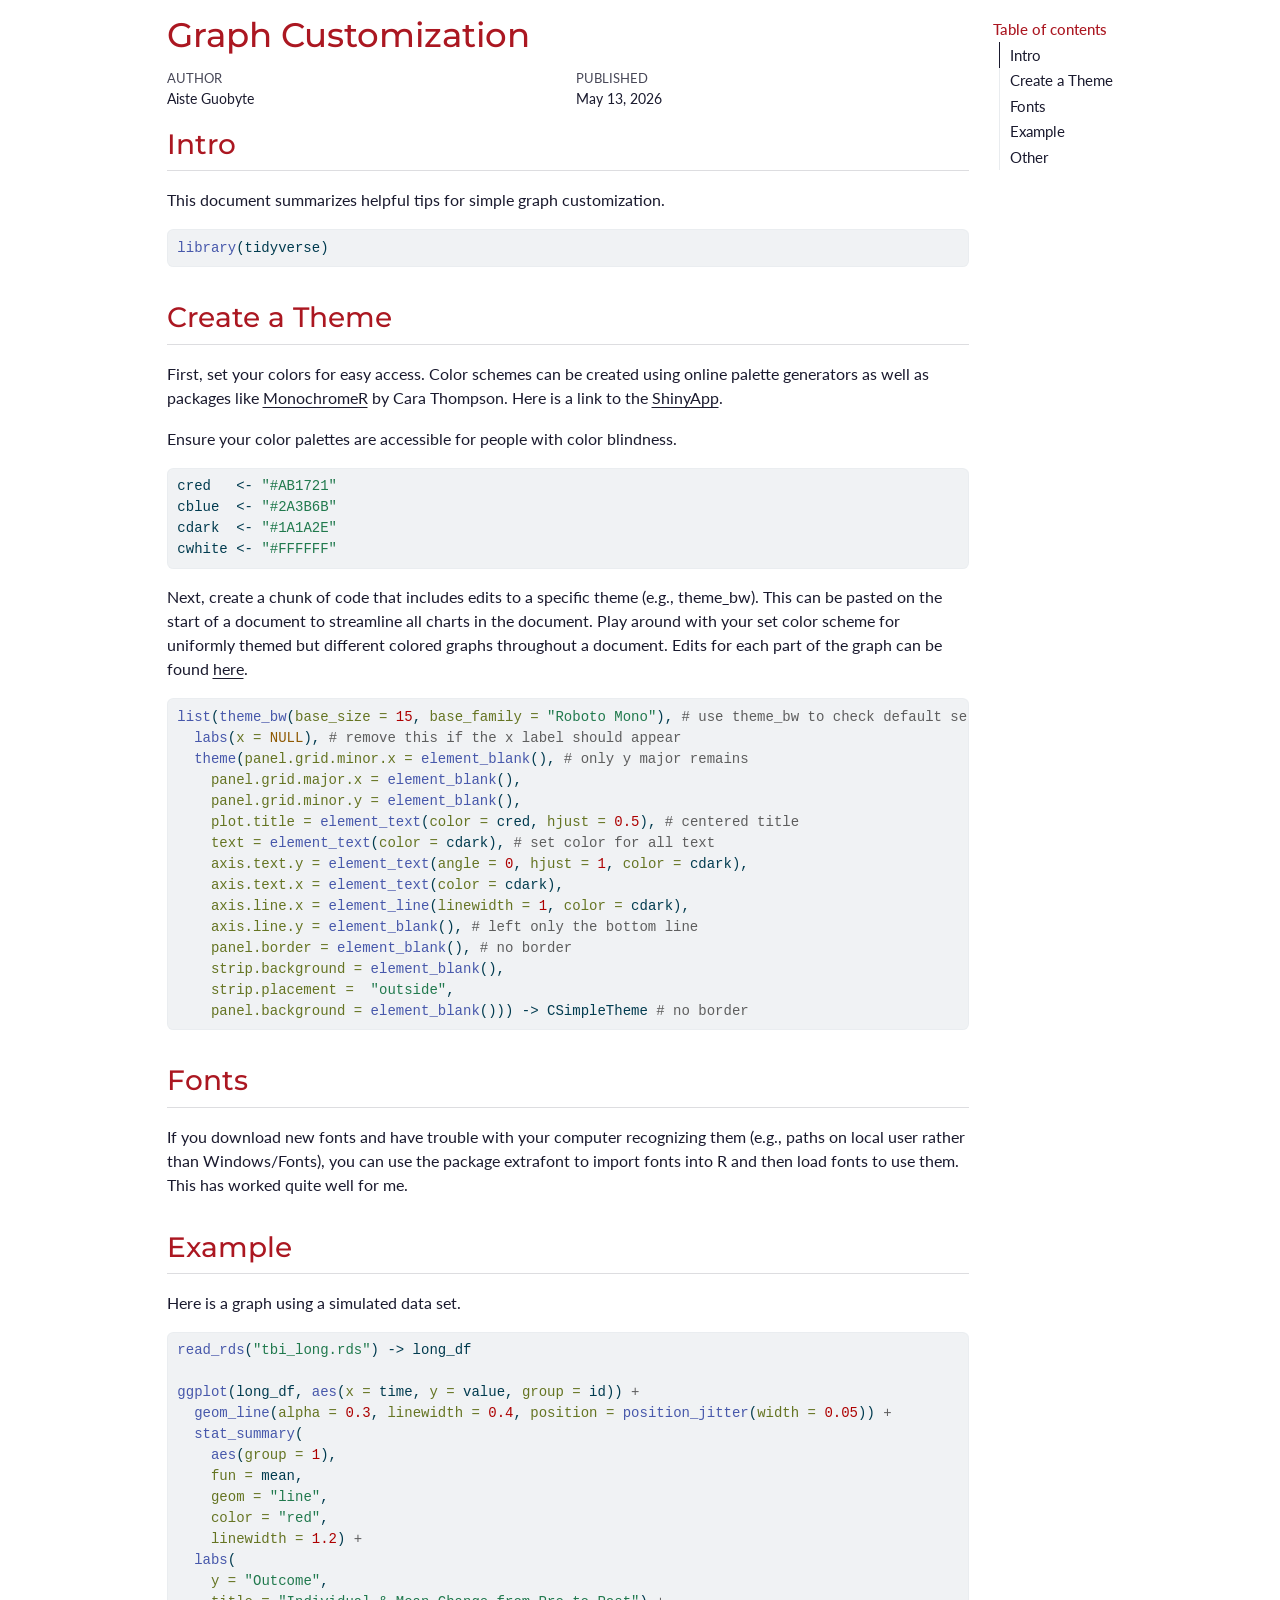
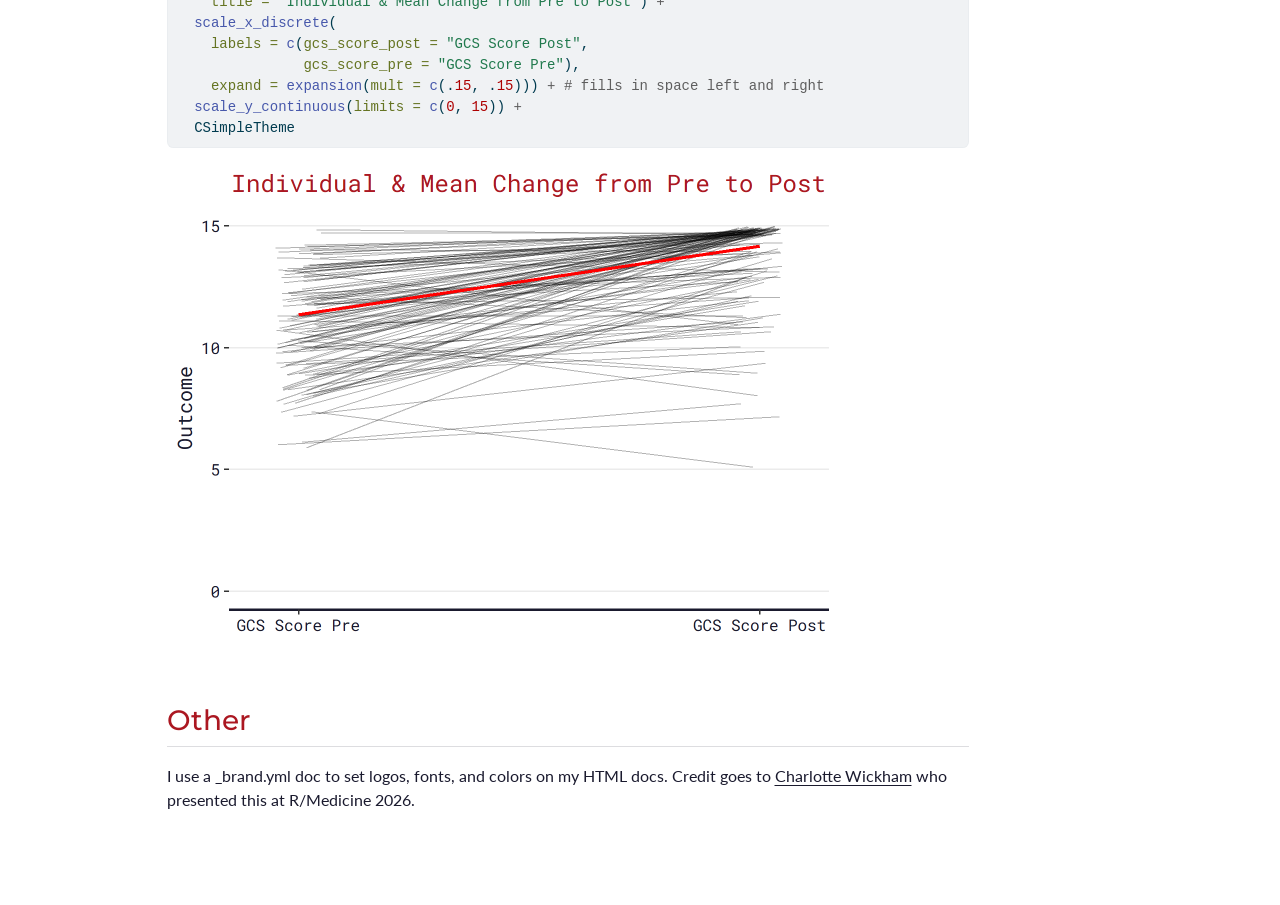
<file: docs/index.html>
<!DOCTYPE html>
<html xmlns="http://www.w3.org/1999/xhtml" lang="en" xml:lang="en"><head>

<meta charset="utf-8">
<meta name="generator" content="quarto-1.8.25">

<meta name="viewport" content="width=device-width, initial-scale=1.0, user-scalable=yes">

<meta name="author" content="Aiste Guobyte">
<meta name="dcterms.date" content="2026-05-13">

<title>Graph Customization</title>
<style>
code{white-space: pre-wrap;}
span.smallcaps{font-variant: small-caps;}
div.columns{display: flex; gap: min(4vw, 1.5em);}
div.column{flex: auto; overflow-x: auto;}
div.hanging-indent{margin-left: 1.5em; text-indent: -1.5em;}
ul.task-list{list-style: none;}
ul.task-list li input[type="checkbox"] {
  width: 0.8em;
  margin: 0 0.8em 0.2em -1em; /* quarto-specific, see https://github.com/quarto-dev/quarto-cli/issues/4556 */ 
  vertical-align: middle;
}
/* CSS for syntax highlighting */
html { -webkit-text-size-adjust: 100%; }
pre > code.sourceCode { white-space: pre; position: relative; }
pre > code.sourceCode > span { display: inline-block; line-height: 1.25; }
pre > code.sourceCode > span:empty { height: 1.2em; }
.sourceCode { overflow: visible; }
code.sourceCode > span { color: inherit; text-decoration: inherit; }
div.sourceCode { margin: 1em 0; }
pre.sourceCode { margin: 0; }
@media screen {
div.sourceCode { overflow: auto; }
}
@media print {
pre > code.sourceCode { white-space: pre-wrap; }
pre > code.sourceCode > span { text-indent: -5em; padding-left: 5em; }
}
pre.numberSource code
  { counter-reset: source-line 0; }
pre.numberSource code > span
  { position: relative; left: -4em; counter-increment: source-line; }
pre.numberSource code > span > a:first-child::before
  { content: counter(source-line);
    position: relative; left: -1em; text-align: right; vertical-align: baseline;
    border: none; display: inline-block;
    -webkit-touch-callout: none; -webkit-user-select: none;
    -khtml-user-select: none; -moz-user-select: none;
    -ms-user-select: none; user-select: none;
    padding: 0 4px; width: 4em;
  }
pre.numberSource { margin-left: 3em;  padding-left: 4px; }
div.sourceCode
  {   }
@media screen {
pre > code.sourceCode > span > a:first-child::before { text-decoration: underline; }
}
</style>


<script src="customizing_graphs_files/libs/clipboard/clipboard.min.js"></script>
<script src="customizing_graphs_files/libs/quarto-html/quarto.js" type="module"></script>
<script src="customizing_graphs_files/libs/quarto-html/tabsets/tabsets.js" type="module"></script>
<script src="customizing_graphs_files/libs/quarto-html/axe/axe-check.js" type="module"></script>
<script src="customizing_graphs_files/libs/quarto-html/popper.min.js"></script>
<script src="customizing_graphs_files/libs/quarto-html/tippy.umd.min.js"></script>
<script src="customizing_graphs_files/libs/quarto-html/anchor.min.js"></script>
<link href="customizing_graphs_files/libs/quarto-html/tippy.css" rel="stylesheet">
<link href="customizing_graphs_files/libs/quarto-html/quarto-syntax-highlighting-7b89279ff1a6dce999919e0e67d4d9ec.css" rel="stylesheet" class="quarto-color-scheme" id="quarto-text-highlighting-styles">
<link href="customizing_graphs_files/libs/quarto-html/quarto-syntax-highlighting-dark-707d8167ce6003fca903bfe2be84ab7f.css" rel="stylesheet" class="quarto-color-scheme quarto-color-alternate" id="quarto-text-highlighting-styles">
<link href="customizing_graphs_files/libs/quarto-html/quarto-syntax-highlighting-7b89279ff1a6dce999919e0e67d4d9ec.css" rel="stylesheet" class="quarto-color-scheme-extra" id="quarto-text-highlighting-styles">
<script src="customizing_graphs_files/libs/bootstrap/bootstrap.min.js"></script>
<link href="customizing_graphs_files/libs/bootstrap/bootstrap-icons.css" rel="stylesheet">
<link href="customizing_graphs_files/libs/bootstrap/bootstrap-a403a652fb3a99bc2acb19194427b08c.min.css" rel="stylesheet" append-hash="true" class="quarto-color-scheme" id="quarto-bootstrap" data-mode="light">
<link href="customizing_graphs_files/libs/bootstrap/bootstrap-dark-a403a652fb3a99bc2acb19194427b08c.min.css" rel="stylesheet" append-hash="true" class="quarto-color-scheme quarto-color-alternate" id="quarto-bootstrap" data-mode="light">
<link href="customizing_graphs_files/libs/bootstrap/bootstrap-a403a652fb3a99bc2acb19194427b08c.min.css" rel="stylesheet" append-hash="true" class="quarto-color-scheme-extra" id="quarto-bootstrap" data-mode="light">


</head>

<body class="quarto-light">

<div id="quarto-content" class="page-columns page-rows-contents page-layout-article">
<div id="quarto-margin-sidebar" class="sidebar margin-sidebar">
  <nav id="TOC" role="doc-toc" class="toc-active">
    <h2 id="toc-title">Table of contents</h2>
   
  <ul>
  <li><a href="#intro" id="toc-intro" class="nav-link active" data-scroll-target="#intro">Intro</a></li>
  <li><a href="#create-a-theme" id="toc-create-a-theme" class="nav-link" data-scroll-target="#create-a-theme">Create a Theme</a></li>
  <li><a href="#fonts" id="toc-fonts" class="nav-link" data-scroll-target="#fonts">Fonts</a></li>
  <li><a href="#example" id="toc-example" class="nav-link" data-scroll-target="#example">Example</a></li>
  <li><a href="#other" id="toc-other" class="nav-link" data-scroll-target="#other">Other</a></li>
  </ul>
</nav>
</div>
<main class="content" id="quarto-document-content">

<header id="title-block-header" class="quarto-title-block default">
<div class="quarto-title">
<h1 class="title">Graph Customization</h1>
</div>



<div class="quarto-title-meta">

    <div>
    <div class="quarto-title-meta-heading">Author</div>
    <div class="quarto-title-meta-contents">
             <p>Aiste Guobyte </p>
          </div>
  </div>
    
    <div>
    <div class="quarto-title-meta-heading">Published</div>
    <div class="quarto-title-meta-contents">
      <p class="date">May 13, 2026</p>
    </div>
  </div>
  
    
  </div>
  


</header>


<section id="intro" class="level2">
<h2 class="anchored" data-anchor-id="intro">Intro</h2>
<p>This document summarizes helpful tips for simple graph customization.</p>
<div class="cell">
<div class="code-copy-outer-scaffold"><div class="sourceCode cell-code" id="cb1"><pre class="sourceCode r code-with-copy"><code class="sourceCode r"><span id="cb1-1"><a href="#cb1-1" aria-hidden="true" tabindex="-1"></a><span class="fu">library</span>(tidyverse)</span></code></pre></div><button title="Copy to Clipboard" class="code-copy-button"><i class="bi"></i></button></div>
</div>
</section>
<section id="create-a-theme" class="level2">
<h2 class="anchored" data-anchor-id="create-a-theme">Create a Theme</h2>
<p>First, set your colors for easy access. Color schemes can be created using online palette generators as well as packages like <a href="https://github.com/cararthompson/monochromeR">MonochromeR</a> by Cara Thompson. Here is a link to the <a href="https://cararthompson.shinyapps.io/monochromeR/">ShinyApp</a>.</p>
<p>Ensure your color palettes are accessible for people with color blindness.</p>
<div class="cell">
<div class="code-copy-outer-scaffold"><div class="sourceCode cell-code" id="cb2"><pre class="sourceCode r code-with-copy"><code class="sourceCode r"><span id="cb2-1"><a href="#cb2-1" aria-hidden="true" tabindex="-1"></a>cred   <span class="ot">&lt;-</span> <span class="st">"#AB1721"</span></span>
<span id="cb2-2"><a href="#cb2-2" aria-hidden="true" tabindex="-1"></a>cblue  <span class="ot">&lt;-</span> <span class="st">"#2A3B6B"</span></span>
<span id="cb2-3"><a href="#cb2-3" aria-hidden="true" tabindex="-1"></a>cdark  <span class="ot">&lt;-</span> <span class="st">"#1A1A2E"</span></span>
<span id="cb2-4"><a href="#cb2-4" aria-hidden="true" tabindex="-1"></a>cwhite <span class="ot">&lt;-</span> <span class="st">"#FFFFFF"</span></span></code></pre></div><button title="Copy to Clipboard" class="code-copy-button"><i class="bi"></i></button></div>
</div>
<p>Next, create a chunk of code that includes edits to a specific theme (e.g., theme_bw). This can be pasted on the start of a document to streamline all charts in the document. Play around with your set color scheme for uniformly themed but different colored graphs throughout a document. Edits for each part of the graph can be found <a href="https://ggplot2.tidyverse.org/reference/theme.html">here</a>.</p>
<div class="cell">
<div class="code-copy-outer-scaffold"><div class="sourceCode cell-code" id="cb3"><pre class="sourceCode r code-with-copy"><code class="sourceCode r"><span id="cb3-1"><a href="#cb3-1" aria-hidden="true" tabindex="-1"></a><span class="fu">list</span>(<span class="fu">theme_bw</span>(<span class="at">base_size =</span> <span class="dv">15</span>, <span class="at">base_family =</span> <span class="st">"Roboto Mono"</span>), <span class="co"># use theme_bw to check default settings of theme bw.</span></span>
<span id="cb3-2"><a href="#cb3-2" aria-hidden="true" tabindex="-1"></a>  <span class="fu">labs</span>(<span class="at">x =</span> <span class="cn">NULL</span>), <span class="co"># remove this if the x label should appear </span></span>
<span id="cb3-3"><a href="#cb3-3" aria-hidden="true" tabindex="-1"></a>  <span class="fu">theme</span>(<span class="at">panel.grid.minor.x =</span> <span class="fu">element_blank</span>(), <span class="co"># only y major remains </span></span>
<span id="cb3-4"><a href="#cb3-4" aria-hidden="true" tabindex="-1"></a>    <span class="at">panel.grid.major.x =</span> <span class="fu">element_blank</span>(),</span>
<span id="cb3-5"><a href="#cb3-5" aria-hidden="true" tabindex="-1"></a>    <span class="at">panel.grid.minor.y =</span> <span class="fu">element_blank</span>(),</span>
<span id="cb3-6"><a href="#cb3-6" aria-hidden="true" tabindex="-1"></a>    <span class="at">plot.title =</span> <span class="fu">element_text</span>(<span class="at">color =</span> cred, <span class="at">hjust =</span> <span class="fl">0.5</span>), <span class="co"># centered title</span></span>
<span id="cb3-7"><a href="#cb3-7" aria-hidden="true" tabindex="-1"></a>    <span class="at">text =</span> <span class="fu">element_text</span>(<span class="at">color =</span> cdark), <span class="co"># set color for all text</span></span>
<span id="cb3-8"><a href="#cb3-8" aria-hidden="true" tabindex="-1"></a>    <span class="at">axis.text.y =</span> <span class="fu">element_text</span>(<span class="at">angle =</span> <span class="dv">0</span>, <span class="at">hjust =</span> <span class="dv">1</span>, <span class="at">color =</span> cdark),</span>
<span id="cb3-9"><a href="#cb3-9" aria-hidden="true" tabindex="-1"></a>    <span class="at">axis.text.x =</span> <span class="fu">element_text</span>(<span class="at">color =</span> cdark),</span>
<span id="cb3-10"><a href="#cb3-10" aria-hidden="true" tabindex="-1"></a>    <span class="at">axis.line.x =</span> <span class="fu">element_line</span>(<span class="at">linewidth =</span> <span class="dv">1</span>, <span class="at">color =</span> cdark),</span>
<span id="cb3-11"><a href="#cb3-11" aria-hidden="true" tabindex="-1"></a>    <span class="at">axis.line.y =</span> <span class="fu">element_blank</span>(), <span class="co"># left only the bottom line</span></span>
<span id="cb3-12"><a href="#cb3-12" aria-hidden="true" tabindex="-1"></a>    <span class="at">panel.border =</span> <span class="fu">element_blank</span>(), <span class="co"># no border</span></span>
<span id="cb3-13"><a href="#cb3-13" aria-hidden="true" tabindex="-1"></a>    <span class="at">strip.background =</span> <span class="fu">element_blank</span>(),</span>
<span id="cb3-14"><a href="#cb3-14" aria-hidden="true" tabindex="-1"></a>    <span class="at">strip.placement =</span>  <span class="st">"outside"</span>,</span>
<span id="cb3-15"><a href="#cb3-15" aria-hidden="true" tabindex="-1"></a>    <span class="at">panel.background =</span> <span class="fu">element_blank</span>())) <span class="ot">-&gt;</span> CSimpleTheme <span class="co"># no border</span></span></code></pre></div><button title="Copy to Clipboard" class="code-copy-button"><i class="bi"></i></button></div>
</div>
</section>
<section id="fonts" class="level2">
<h2 class="anchored" data-anchor-id="fonts">Fonts</h2>
<p>If you download new fonts and have trouble with your computer recognizing them (e.g., paths on local user rather than Windows/Fonts), you can use the package extrafont to import fonts into R and then load fonts to use them. This has worked quite well for me.</p>
</section>
<section id="example" class="level2">
<h2 class="anchored" data-anchor-id="example">Example</h2>
<p>Here is a graph using a simulated data set.</p>
<div class="cell">
<div class="code-copy-outer-scaffold"><div class="sourceCode cell-code" id="cb4"><pre class="sourceCode r code-with-copy"><code class="sourceCode r"><span id="cb4-1"><a href="#cb4-1" aria-hidden="true" tabindex="-1"></a><span class="fu">read_rds</span>(<span class="st">"tbi_long.rds"</span>) <span class="ot">-&gt;</span> long_df</span>
<span id="cb4-2"><a href="#cb4-2" aria-hidden="true" tabindex="-1"></a></span>
<span id="cb4-3"><a href="#cb4-3" aria-hidden="true" tabindex="-1"></a><span class="fu">ggplot</span>(long_df, <span class="fu">aes</span>(<span class="at">x =</span> time, <span class="at">y =</span> value, <span class="at">group =</span> id)) <span class="sc">+</span></span>
<span id="cb4-4"><a href="#cb4-4" aria-hidden="true" tabindex="-1"></a>  <span class="fu">geom_line</span>(<span class="at">alpha =</span> <span class="fl">0.3</span>, <span class="at">linewidth =</span> <span class="fl">0.4</span>, <span class="at">position =</span> <span class="fu">position_jitter</span>(<span class="at">width =</span> <span class="fl">0.05</span>)) <span class="sc">+</span></span>
<span id="cb4-5"><a href="#cb4-5" aria-hidden="true" tabindex="-1"></a>  <span class="fu">stat_summary</span>(</span>
<span id="cb4-6"><a href="#cb4-6" aria-hidden="true" tabindex="-1"></a>    <span class="fu">aes</span>(<span class="at">group =</span> <span class="dv">1</span>),</span>
<span id="cb4-7"><a href="#cb4-7" aria-hidden="true" tabindex="-1"></a>    <span class="at">fun =</span> mean,</span>
<span id="cb4-8"><a href="#cb4-8" aria-hidden="true" tabindex="-1"></a>    <span class="at">geom =</span> <span class="st">"line"</span>,</span>
<span id="cb4-9"><a href="#cb4-9" aria-hidden="true" tabindex="-1"></a>    <span class="at">color =</span> <span class="st">"red"</span>,</span>
<span id="cb4-10"><a href="#cb4-10" aria-hidden="true" tabindex="-1"></a>    <span class="at">linewidth =</span> <span class="fl">1.2</span>) <span class="sc">+</span></span>
<span id="cb4-11"><a href="#cb4-11" aria-hidden="true" tabindex="-1"></a>  <span class="fu">labs</span>(</span>
<span id="cb4-12"><a href="#cb4-12" aria-hidden="true" tabindex="-1"></a>    <span class="at">y =</span> <span class="st">"Outcome"</span>,</span>
<span id="cb4-13"><a href="#cb4-13" aria-hidden="true" tabindex="-1"></a>    <span class="at">title =</span> <span class="st">"Individual &amp; Mean Change from Pre to Post"</span>) <span class="sc">+</span></span>
<span id="cb4-14"><a href="#cb4-14" aria-hidden="true" tabindex="-1"></a>  <span class="fu">scale_x_discrete</span>(</span>
<span id="cb4-15"><a href="#cb4-15" aria-hidden="true" tabindex="-1"></a>    <span class="at">labels =</span> <span class="fu">c</span>(<span class="at">gcs_score_post =</span> <span class="st">"GCS Score Post"</span>,</span>
<span id="cb4-16"><a href="#cb4-16" aria-hidden="true" tabindex="-1"></a>               <span class="at">gcs_score_pre =</span> <span class="st">"GCS Score Pre"</span>),</span>
<span id="cb4-17"><a href="#cb4-17" aria-hidden="true" tabindex="-1"></a>    <span class="at">expand =</span> <span class="fu">expansion</span>(<span class="at">mult =</span> <span class="fu">c</span>(.<span class="dv">15</span>, .<span class="dv">15</span>))) <span class="sc">+</span> <span class="co"># fills in space left and right</span></span>
<span id="cb4-18"><a href="#cb4-18" aria-hidden="true" tabindex="-1"></a>  <span class="fu">scale_y_continuous</span>(<span class="at">limits =</span> <span class="fu">c</span>(<span class="dv">0</span>, <span class="dv">15</span>)) <span class="sc">+</span> </span>
<span id="cb4-19"><a href="#cb4-19" aria-hidden="true" tabindex="-1"></a>  CSimpleTheme</span></code></pre></div><button title="Copy to Clipboard" class="code-copy-button"><i class="bi"></i></button></div>
<div class="cell-output-display">
<div>
<figure class="figure">
<p><img src="customizing_graphs_files/figure-html/unnamed-chunk-5-1.png" class="img-fluid figure-img" width="672"></p>
</figure>
</div>
</div>
</div>
</section>
<section id="other" class="level2">
<h2 class="anchored" data-anchor-id="other">Other</h2>
<p>I use a _brand.yml doc to set logos, fonts, and colors on my HTML docs. Credit goes to <a href="https://github.com/cwickham/arcadonia-brand">Charlotte Wickham</a> who presented this at R/Medicine 2026.</p>
</section>

</main>
<!-- /main column -->
<script id="quarto-html-after-body" type="application/javascript">
  window.document.addEventListener("DOMContentLoaded", function (event) {
    const icon = "";
    const anchorJS = new window.AnchorJS();
    anchorJS.options = {
      placement: 'right',
      icon: icon
    };
    anchorJS.add('.anchored');
    const isCodeAnnotation = (el) => {
      for (const clz of el.classList) {
        if (clz.startsWith('code-annotation-')) {                     
          return true;
        }
      }
      return false;
    }
    const onCopySuccess = function(e) {
      // button target
      const button = e.trigger;
      // don't keep focus
      button.blur();
      // flash "checked"
      button.classList.add('code-copy-button-checked');
      var currentTitle = button.getAttribute("title");
      button.setAttribute("title", "Copied!");
      let tooltip;
      if (window.bootstrap) {
        button.setAttribute("data-bs-toggle", "tooltip");
        button.setAttribute("data-bs-placement", "left");
        button.setAttribute("data-bs-title", "Copied!");
        tooltip = new bootstrap.Tooltip(button, 
          { trigger: "manual", 
            customClass: "code-copy-button-tooltip",
            offset: [0, -8]});
        tooltip.show();    
      }
      setTimeout(function() {
        if (tooltip) {
          tooltip.hide();
          button.removeAttribute("data-bs-title");
          button.removeAttribute("data-bs-toggle");
          button.removeAttribute("data-bs-placement");
        }
        button.setAttribute("title", currentTitle);
        button.classList.remove('code-copy-button-checked');
      }, 1000);
      // clear code selection
      e.clearSelection();
    }
    const getTextToCopy = function(trigger) {
      const outerScaffold = trigger.parentElement.cloneNode(true);
      const codeEl = outerScaffold.querySelector('code');
      for (const childEl of codeEl.children) {
        if (isCodeAnnotation(childEl)) {
          childEl.remove();
        }
      }
      return codeEl.innerText;
    }
    const clipboard = new window.ClipboardJS('.code-copy-button:not([data-in-quarto-modal])', {
      text: getTextToCopy
    });
    clipboard.on('success', onCopySuccess);
    if (window.document.getElementById('quarto-embedded-source-code-modal')) {
      const clipboardModal = new window.ClipboardJS('.code-copy-button[data-in-quarto-modal]', {
        text: getTextToCopy,
        container: window.document.getElementById('quarto-embedded-source-code-modal')
      });
      clipboardModal.on('success', onCopySuccess);
    }
      var localhostRegex = new RegExp(/^(?:http|https):\/\/localhost\:?[0-9]*\//);
      var mailtoRegex = new RegExp(/^mailto:/);
        var filterRegex = new RegExp('/' + window.location.host + '/');
      var isInternal = (href) => {
          return filterRegex.test(href) || localhostRegex.test(href) || mailtoRegex.test(href);
      }
      // Inspect non-navigation links and adorn them if external
     var links = window.document.querySelectorAll('a[href]:not(.nav-link):not(.navbar-brand):not(.toc-action):not(.sidebar-link):not(.sidebar-item-toggle):not(.pagination-link):not(.no-external):not([aria-hidden]):not(.dropdown-item):not(.quarto-navigation-tool):not(.about-link)');
      for (var i=0; i<links.length; i++) {
        const link = links[i];
        if (!isInternal(link.href)) {
          // undo the damage that might have been done by quarto-nav.js in the case of
          // links that we want to consider external
          if (link.dataset.originalHref !== undefined) {
            link.href = link.dataset.originalHref;
          }
        }
      }
    function tippyHover(el, contentFn, onTriggerFn, onUntriggerFn) {
      const config = {
        allowHTML: true,
        maxWidth: 500,
        delay: 100,
        arrow: false,
        appendTo: function(el) {
            return el.parentElement;
        },
        interactive: true,
        interactiveBorder: 10,
        theme: 'quarto',
        placement: 'bottom-start',
      };
      if (contentFn) {
        config.content = contentFn;
      }
      if (onTriggerFn) {
        config.onTrigger = onTriggerFn;
      }
      if (onUntriggerFn) {
        config.onUntrigger = onUntriggerFn;
      }
      window.tippy(el, config); 
    }
    const noterefs = window.document.querySelectorAll('a[role="doc-noteref"]');
    for (var i=0; i<noterefs.length; i++) {
      const ref = noterefs[i];
      tippyHover(ref, function() {
        // use id or data attribute instead here
        let href = ref.getAttribute('data-footnote-href') || ref.getAttribute('href');
        try { href = new URL(href).hash; } catch {}
        const id = href.replace(/^#\/?/, "");
        const note = window.document.getElementById(id);
        if (note) {
          return note.innerHTML;
        } else {
          return "";
        }
      });
    }
    const xrefs = window.document.querySelectorAll('a.quarto-xref');
    const processXRef = (id, note) => {
      // Strip column container classes
      const stripColumnClz = (el) => {
        el.classList.remove("page-full", "page-columns");
        if (el.children) {
          for (const child of el.children) {
            stripColumnClz(child);
          }
        }
      }
      stripColumnClz(note)
      if (id === null || id.startsWith('sec-')) {
        // Special case sections, only their first couple elements
        const container = document.createElement("div");
        if (note.children && note.children.length > 2) {
          container.appendChild(note.children[0].cloneNode(true));
          for (let i = 1; i < note.children.length; i++) {
            const child = note.children[i];
            if (child.tagName === "P" && child.innerText === "") {
              continue;
            } else {
              container.appendChild(child.cloneNode(true));
              break;
            }
          }
          if (window.Quarto?.typesetMath) {
            window.Quarto.typesetMath(container);
          }
          return container.innerHTML
        } else {
          if (window.Quarto?.typesetMath) {
            window.Quarto.typesetMath(note);
          }
          return note.innerHTML;
        }
      } else {
        // Remove any anchor links if they are present
        const anchorLink = note.querySelector('a.anchorjs-link');
        if (anchorLink) {
          anchorLink.remove();
        }
        if (window.Quarto?.typesetMath) {
          window.Quarto.typesetMath(note);
        }
        if (note.classList.contains("callout")) {
          return note.outerHTML;
        } else {
          return note.innerHTML;
        }
      }
    }
    for (var i=0; i<xrefs.length; i++) {
      const xref = xrefs[i];
      tippyHover(xref, undefined, function(instance) {
        instance.disable();
        let url = xref.getAttribute('href');
        let hash = undefined; 
        if (url.startsWith('#')) {
          hash = url;
        } else {
          try { hash = new URL(url).hash; } catch {}
        }
        if (hash) {
          const id = hash.replace(/^#\/?/, "");
          const note = window.document.getElementById(id);
          if (note !== null) {
            try {
              const html = processXRef(id, note.cloneNode(true));
              instance.setContent(html);
            } finally {
              instance.enable();
              instance.show();
            }
          } else {
            // See if we can fetch this
            fetch(url.split('#')[0])
            .then(res => res.text())
            .then(html => {
              const parser = new DOMParser();
              const htmlDoc = parser.parseFromString(html, "text/html");
              const note = htmlDoc.getElementById(id);
              if (note !== null) {
                const html = processXRef(id, note);
                instance.setContent(html);
              } 
            }).finally(() => {
              instance.enable();
              instance.show();
            });
          }
        } else {
          // See if we can fetch a full url (with no hash to target)
          // This is a special case and we should probably do some content thinning / targeting
          fetch(url)
          .then(res => res.text())
          .then(html => {
            const parser = new DOMParser();
            const htmlDoc = parser.parseFromString(html, "text/html");
            const note = htmlDoc.querySelector('main.content');
            if (note !== null) {
              // This should only happen for chapter cross references
              // (since there is no id in the URL)
              // remove the first header
              if (note.children.length > 0 && note.children[0].tagName === "HEADER") {
                note.children[0].remove();
              }
              const html = processXRef(null, note);
              instance.setContent(html);
            } 
          }).finally(() => {
            instance.enable();
            instance.show();
          });
        }
      }, function(instance) {
      });
    }
        let selectedAnnoteEl;
        const selectorForAnnotation = ( cell, annotation) => {
          let cellAttr = 'data-code-cell="' + cell + '"';
          let lineAttr = 'data-code-annotation="' +  annotation + '"';
          const selector = 'span[' + cellAttr + '][' + lineAttr + ']';
          return selector;
        }
        const selectCodeLines = (annoteEl) => {
          const doc = window.document;
          const targetCell = annoteEl.getAttribute("data-target-cell");
          const targetAnnotation = annoteEl.getAttribute("data-target-annotation");
          const annoteSpan = window.document.querySelector(selectorForAnnotation(targetCell, targetAnnotation));
          const lines = annoteSpan.getAttribute("data-code-lines").split(",");
          const lineIds = lines.map((line) => {
            return targetCell + "-" + line;
          })
          let top = null;
          let height = null;
          let parent = null;
          if (lineIds.length > 0) {
              //compute the position of the single el (top and bottom and make a div)
              const el = window.document.getElementById(lineIds[0]);
              top = el.offsetTop;
              height = el.offsetHeight;
              parent = el.parentElement.parentElement;
            if (lineIds.length > 1) {
              const lastEl = window.document.getElementById(lineIds[lineIds.length - 1]);
              const bottom = lastEl.offsetTop + lastEl.offsetHeight;
              height = bottom - top;
            }
            if (top !== null && height !== null && parent !== null) {
              // cook up a div (if necessary) and position it 
              let div = window.document.getElementById("code-annotation-line-highlight");
              if (div === null) {
                div = window.document.createElement("div");
                div.setAttribute("id", "code-annotation-line-highlight");
                div.style.position = 'absolute';
                parent.appendChild(div);
              }
              div.style.top = top - 2 + "px";
              div.style.height = height + 4 + "px";
              div.style.left = 0;
              let gutterDiv = window.document.getElementById("code-annotation-line-highlight-gutter");
              if (gutterDiv === null) {
                gutterDiv = window.document.createElement("div");
                gutterDiv.setAttribute("id", "code-annotation-line-highlight-gutter");
                gutterDiv.style.position = 'absolute';
                const codeCell = window.document.getElementById(targetCell);
                const gutter = codeCell.querySelector('.code-annotation-gutter');
                gutter.appendChild(gutterDiv);
              }
              gutterDiv.style.top = top - 2 + "px";
              gutterDiv.style.height = height + 4 + "px";
            }
            selectedAnnoteEl = annoteEl;
          }
        };
        const unselectCodeLines = () => {
          const elementsIds = ["code-annotation-line-highlight", "code-annotation-line-highlight-gutter"];
          elementsIds.forEach((elId) => {
            const div = window.document.getElementById(elId);
            if (div) {
              div.remove();
            }
          });
          selectedAnnoteEl = undefined;
        };
          // Handle positioning of the toggle
      window.addEventListener(
        "resize",
        throttle(() => {
          elRect = undefined;
          if (selectedAnnoteEl) {
            selectCodeLines(selectedAnnoteEl);
          }
        }, 10)
      );
      function throttle(fn, ms) {
      let throttle = false;
      let timer;
        return (...args) => {
          if(!throttle) { // first call gets through
              fn.apply(this, args);
              throttle = true;
          } else { // all the others get throttled
              if(timer) clearTimeout(timer); // cancel #2
              timer = setTimeout(() => {
                fn.apply(this, args);
                timer = throttle = false;
              }, ms);
          }
        };
      }
        // Attach click handler to the DT
        const annoteDls = window.document.querySelectorAll('dt[data-target-cell]');
        for (const annoteDlNode of annoteDls) {
          annoteDlNode.addEventListener('click', (event) => {
            const clickedEl = event.target;
            if (clickedEl !== selectedAnnoteEl) {
              unselectCodeLines();
              const activeEl = window.document.querySelector('dt[data-target-cell].code-annotation-active');
              if (activeEl) {
                activeEl.classList.remove('code-annotation-active');
              }
              selectCodeLines(clickedEl);
              clickedEl.classList.add('code-annotation-active');
            } else {
              // Unselect the line
              unselectCodeLines();
              clickedEl.classList.remove('code-annotation-active');
            }
          });
        }
    const findCites = (el) => {
      const parentEl = el.parentElement;
      if (parentEl) {
        const cites = parentEl.dataset.cites;
        if (cites) {
          return {
            el,
            cites: cites.split(' ')
          };
        } else {
          return findCites(el.parentElement)
        }
      } else {
        return undefined;
      }
    };
    var bibliorefs = window.document.querySelectorAll('a[role="doc-biblioref"]');
    for (var i=0; i<bibliorefs.length; i++) {
      const ref = bibliorefs[i];
      const citeInfo = findCites(ref);
      if (citeInfo) {
        tippyHover(citeInfo.el, function() {
          var popup = window.document.createElement('div');
          citeInfo.cites.forEach(function(cite) {
            var citeDiv = window.document.createElement('div');
            citeDiv.classList.add('hanging-indent');
            citeDiv.classList.add('csl-entry');
            var biblioDiv = window.document.getElementById('ref-' + cite);
            if (biblioDiv) {
              citeDiv.innerHTML = biblioDiv.innerHTML;
            }
            popup.appendChild(citeDiv);
          });
          return popup.innerHTML;
        });
      }
    }
  });
  </script>
</div> <!-- /content -->




</body></html>
</file>
<file: docs/customizing_graphs_files/libs/quarto-html/tippy.css>
.tippy-box[data-animation=fade][data-state=hidden]{opacity:0}[data-tippy-root]{max-width:calc(100vw - 10px)}.tippy-box{position:relative;background-color:#333;color:#fff;border-radius:4px;font-size:14px;line-height:1.4;white-space:normal;outline:0;transition-property:transform,visibility,opacity}.tippy-box[data-placement^=top]>.tippy-arrow{bottom:0}.tippy-box[data-placement^=top]>.tippy-arrow:before{bottom:-7px;left:0;border-width:8px 8px 0;border-top-color:initial;transform-origin:center top}.tippy-box[data-placement^=bottom]>.tippy-arrow{top:0}.tippy-box[data-placement^=bottom]>.tippy-arrow:before{top:-7px;left:0;border-width:0 8px 8px;border-bottom-color:initial;transform-origin:center bottom}.tippy-box[data-placement^=left]>.tippy-arrow{right:0}.tippy-box[data-placement^=left]>.tippy-arrow:before{border-width:8px 0 8px 8px;border-left-color:initial;right:-7px;transform-origin:center left}.tippy-box[data-placement^=right]>.tippy-arrow{left:0}.tippy-box[data-placement^=right]>.tippy-arrow:before{left:-7px;border-width:8px 8px 8px 0;border-right-color:initial;transform-origin:center right}.tippy-box[data-inertia][data-state=visible]{transition-timing-function:cubic-bezier(.54,1.5,.38,1.11)}.tippy-arrow{width:16px;height:16px;color:#333}.tippy-arrow:before{content:"";position:absolute;border-color:transparent;border-style:solid}.tippy-content{position:relative;padding:5px 9px;z-index:1}
</file>
<file: docs/customizing_graphs_files/libs/quarto-html/quarto-syntax-highlighting-7b89279ff1a6dce999919e0e67d4d9ec.css>
/* quarto syntax highlight colors */
:root {
  --quarto-hl-ot-color: #003B4F;
  --quarto-hl-at-color: #657422;
  --quarto-hl-ss-color: #20794D;
  --quarto-hl-an-color: #5E5E5E;
  --quarto-hl-fu-color: #4758AB;
  --quarto-hl-st-color: #20794D;
  --quarto-hl-cf-color: #003B4F;
  --quarto-hl-op-color: #5E5E5E;
  --quarto-hl-er-color: #AD0000;
  --quarto-hl-bn-color: #AD0000;
  --quarto-hl-al-color: #AD0000;
  --quarto-hl-va-color: #111111;
  --quarto-hl-bu-color: inherit;
  --quarto-hl-ex-color: inherit;
  --quarto-hl-pp-color: #AD0000;
  --quarto-hl-in-color: #5E5E5E;
  --quarto-hl-vs-color: #20794D;
  --quarto-hl-wa-color: #5E5E5E;
  --quarto-hl-do-color: #5E5E5E;
  --quarto-hl-im-color: #00769E;
  --quarto-hl-ch-color: #20794D;
  --quarto-hl-dt-color: #AD0000;
  --quarto-hl-fl-color: #AD0000;
  --quarto-hl-co-color: #5E5E5E;
  --quarto-hl-cv-color: #5E5E5E;
  --quarto-hl-cn-color: #8f5902;
  --quarto-hl-sc-color: #5E5E5E;
  --quarto-hl-dv-color: #AD0000;
  --quarto-hl-kw-color: #003B4F;
}

/* other quarto variables */
:root {
  --quarto-font-monospace: SFMono-Regular, Menlo, Monaco, Consolas, "Liberation Mono", "Courier New", monospace;
}

/* syntax highlight based on Pandoc's rules */
pre > code.sourceCode > span {
  color: #003B4F;
}

code.sourceCode > span {
  color: #003B4F;
}

div.sourceCode,
div.sourceCode pre.sourceCode {
  color: #003B4F;
}

/* Normal */
code span {
  color: #003B4F;
}

/* Alert */
code span.al {
  color: #AD0000;
  font-style: inherit;
}

/* Annotation */
code span.an {
  color: #5E5E5E;
  font-style: inherit;
}

/* Attribute */
code span.at {
  color: #657422;
  font-style: inherit;
}

/* BaseN */
code span.bn {
  color: #AD0000;
  font-style: inherit;
}

/* BuiltIn */
code span.bu {
  font-style: inherit;
}

/* ControlFlow */
code span.cf {
  color: #003B4F;
  font-weight: bold;
  font-style: inherit;
}

/* Char */
code span.ch {
  color: #20794D;
  font-style: inherit;
}

/* Constant */
code span.cn {
  color: #8f5902;
  font-style: inherit;
}

/* Comment */
code span.co {
  color: #5E5E5E;
  font-style: inherit;
}

/* CommentVar */
code span.cv {
  color: #5E5E5E;
  font-style: italic;
}

/* Documentation */
code span.do {
  color: #5E5E5E;
  font-style: italic;
}

/* DataType */
code span.dt {
  color: #AD0000;
  font-style: inherit;
}

/* DecVal */
code span.dv {
  color: #AD0000;
  font-style: inherit;
}

/* Error */
code span.er {
  color: #AD0000;
  font-style: inherit;
}

/* Extension */
code span.ex {
  font-style: inherit;
}

/* Float */
code span.fl {
  color: #AD0000;
  font-style: inherit;
}

/* Function */
code span.fu {
  color: #4758AB;
  font-style: inherit;
}

/* Import */
code span.im {
  color: #00769E;
  font-style: inherit;
}

/* Information */
code span.in {
  color: #5E5E5E;
  font-style: inherit;
}

/* Keyword */
code span.kw {
  color: #003B4F;
  font-weight: bold;
  font-style: inherit;
}

/* Operator */
code span.op {
  color: #5E5E5E;
  font-style: inherit;
}

/* Other */
code span.ot {
  color: #003B4F;
  font-style: inherit;
}

/* Preprocessor */
code span.pp {
  color: #AD0000;
  font-style: inherit;
}

/* SpecialChar */
code span.sc {
  color: #5E5E5E;
  font-style: inherit;
}

/* SpecialString */
code span.ss {
  color: #20794D;
  font-style: inherit;
}

/* String */
code span.st {
  color: #20794D;
  font-style: inherit;
}

/* Variable */
code span.va {
  color: #111111;
  font-style: inherit;
}

/* VerbatimString */
code span.vs {
  color: #20794D;
  font-style: inherit;
}

/* Warning */
code span.wa {
  color: #5E5E5E;
  font-style: italic;
}

.prevent-inlining {
  content: "</";
}

/*# sourceMappingURL=3944bc705cfaf4c80e56f77c5205168a.css.map */
</file>
<file: docs/customizing_graphs_files/libs/quarto-html/quarto-syntax-highlighting-dark-707d8167ce6003fca903bfe2be84ab7f.css>
/* quarto syntax highlight colors */
:root {
  --quarto-hl-al-color: #f07178;
  --quarto-hl-an-color: #d4d0ab;
  --quarto-hl-at-color: #00e0e0;
  --quarto-hl-bn-color: #d4d0ab;
  --quarto-hl-bu-color: #abe338;
  --quarto-hl-ch-color: #abe338;
  --quarto-hl-co-color: #f8f8f2;
  --quarto-hl-cv-color: #ffd700;
  --quarto-hl-cn-color: #ffd700;
  --quarto-hl-cf-color: #ffa07a;
  --quarto-hl-dt-color: #ffa07a;
  --quarto-hl-dv-color: #d4d0ab;
  --quarto-hl-do-color: #f8f8f2;
  --quarto-hl-er-color: #f07178;
  --quarto-hl-ex-color: #00e0e0;
  --quarto-hl-fl-color: #d4d0ab;
  --quarto-hl-fu-color: #ffa07a;
  --quarto-hl-im-color: #abe338;
  --quarto-hl-in-color: #d4d0ab;
  --quarto-hl-kw-color: #ffa07a;
  --quarto-hl-op-color: #ffa07a;
  --quarto-hl-ot-color: #00e0e0;
  --quarto-hl-pp-color: #dcc6e0;
  --quarto-hl-re-color: #00e0e0;
  --quarto-hl-sc-color: #abe338;
  --quarto-hl-ss-color: #abe338;
  --quarto-hl-st-color: #abe338;
  --quarto-hl-va-color: #00e0e0;
  --quarto-hl-vs-color: #abe338;
  --quarto-hl-wa-color: #dcc6e0;
}

/* other quarto variables */
:root {
  --quarto-font-monospace: SFMono-Regular, Menlo, Monaco, Consolas, "Liberation Mono", "Courier New", monospace;
}

/* syntax highlight based on Pandoc's rules */
pre > code.sourceCode > span {
  color: #f8f8f2;
}

code.sourceCode > span {
  color: #f8f8f2;
}

div.sourceCode,
div.sourceCode pre.sourceCode {
  color: #f8f8f2;
}

/* Normal */
code span {
  color: #f8f8f2;
}

/* Alert */
code span.al {
  color: #f07178;
}

/* Annotation */
code span.an {
  color: #d4d0ab;
}

/* Attribute */
code span.at {
  color: #00e0e0;
}

/* BaseN */
code span.bn {
  color: #d4d0ab;
}

/* BuiltIn */
code span.bu {
  color: #abe338;
}

/* ControlFlow */
code span.cf {
  font-weight: bold;
  color: #ffa07a;
}

/* Char */
code span.ch {
  color: #abe338;
}

/* Constant */
code span.cn {
  color: #ffd700;
}

/* Comment */
code span.co {
  font-style: italic;
  color: #f8f8f2;
}

/* CommentVar */
code span.cv {
  color: #ffd700;
}

/* Documentation */
code span.do {
  color: #f8f8f2;
}

/* DataType */
code span.dt {
  color: #ffa07a;
}

/* DecVal */
code span.dv {
  color: #d4d0ab;
}

/* Error */
code span.er {
  color: #f07178;
  text-decoration: underline;
}

/* Extension */
code span.ex {
  font-weight: bold;
  color: #00e0e0;
}

/* Float */
code span.fl {
  color: #d4d0ab;
}

/* Function */
code span.fu {
  color: #ffa07a;
}

/* Import */
code span.im {
  color: #abe338;
}

/* Information */
code span.in {
  color: #d4d0ab;
}

/* Keyword */
code span.kw {
  font-weight: bold;
  color: #ffa07a;
}

/* Operator */
code span.op {
  color: #ffa07a;
}

/* Other */
code span.ot {
  color: #00e0e0;
}

/* Preprocessor */
code span.pp {
  color: #dcc6e0;
}

/* RegionMarker */
code span.re {
  background-color: #f8f8f2;
  color: #00e0e0;
}

/* SpecialChar */
code span.sc {
  color: #abe338;
}

/* SpecialString */
code span.ss {
  color: #abe338;
}

/* String */
code span.st {
  color: #abe338;
}

/* Variable */
code span.va {
  color: #00e0e0;
}

/* VerbatimString */
code span.vs {
  color: #abe338;
}

/* Warning */
code span.wa {
  color: #dcc6e0;
}

.prevent-inlining {
  content: "</";
}

/*# sourceMappingURL=f5ab3bb6f5ded8da9f12dd3a91d3da26.css.map */
</file>
